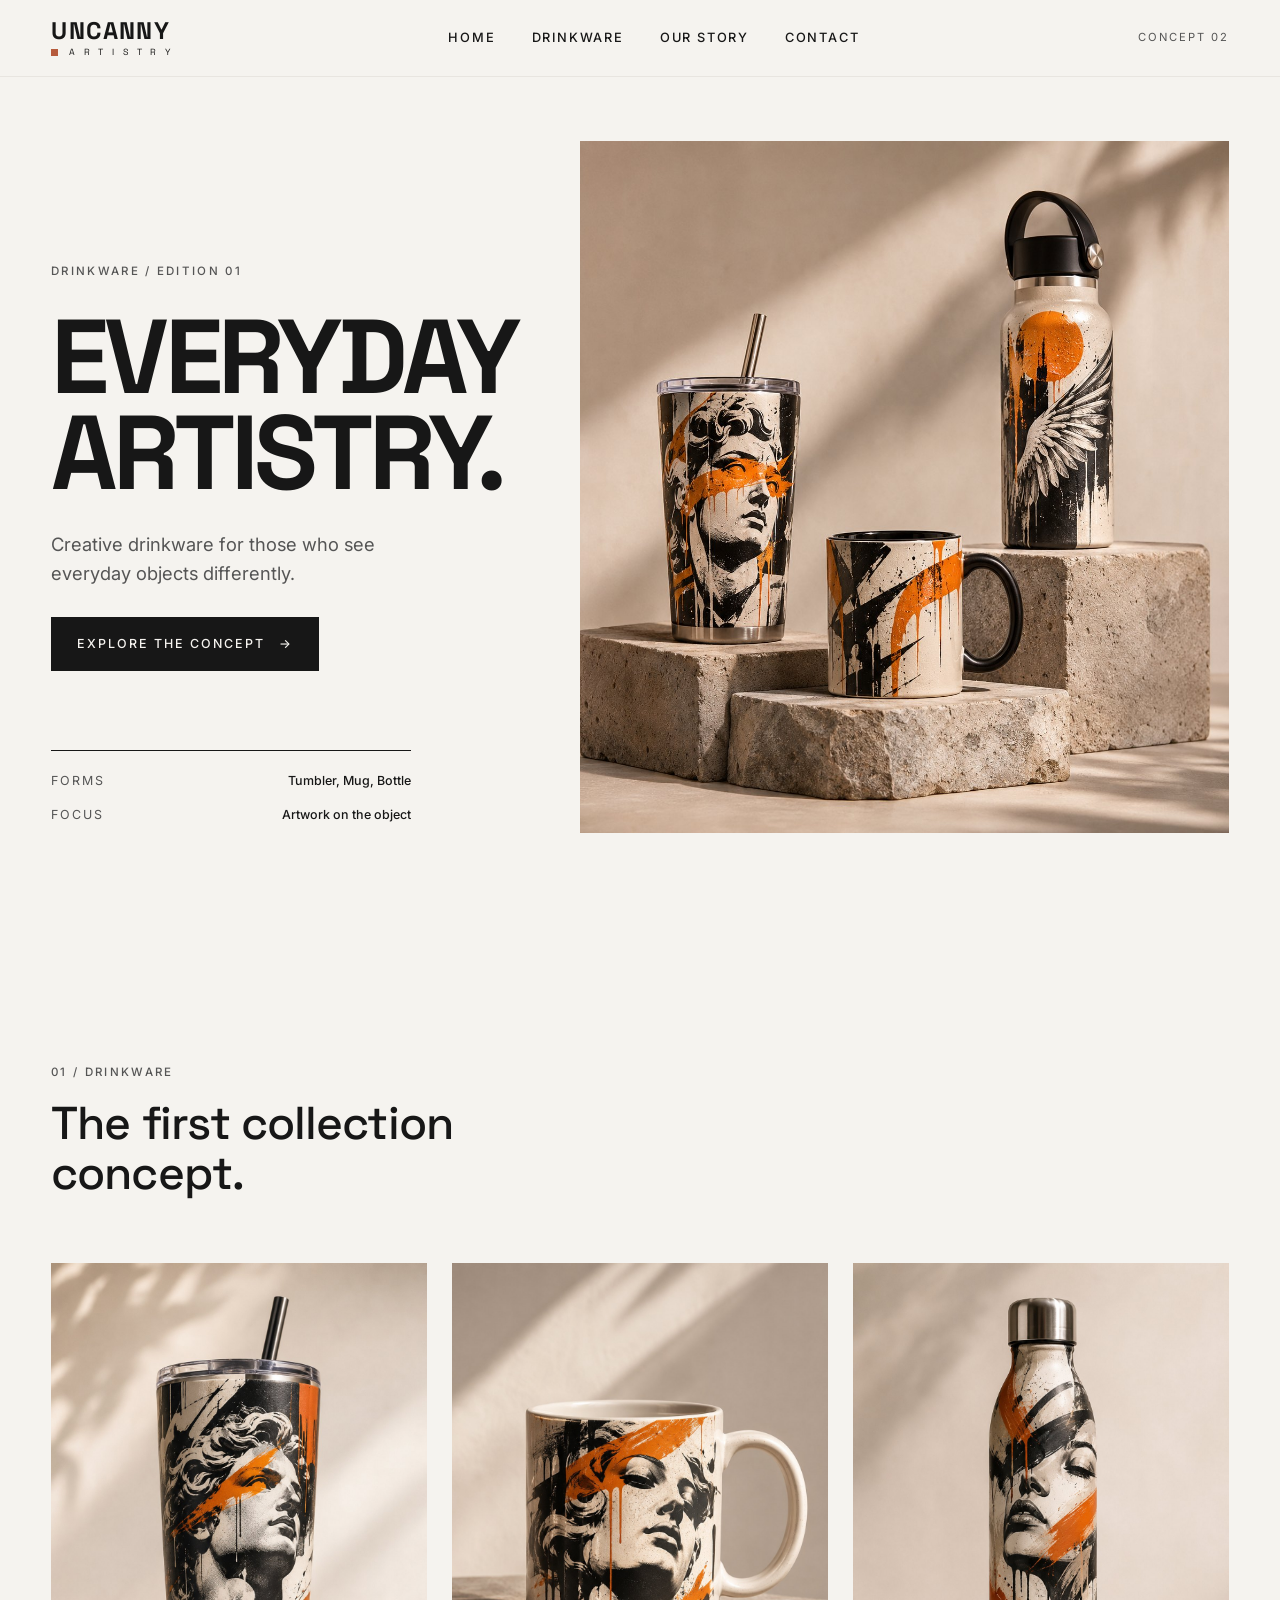
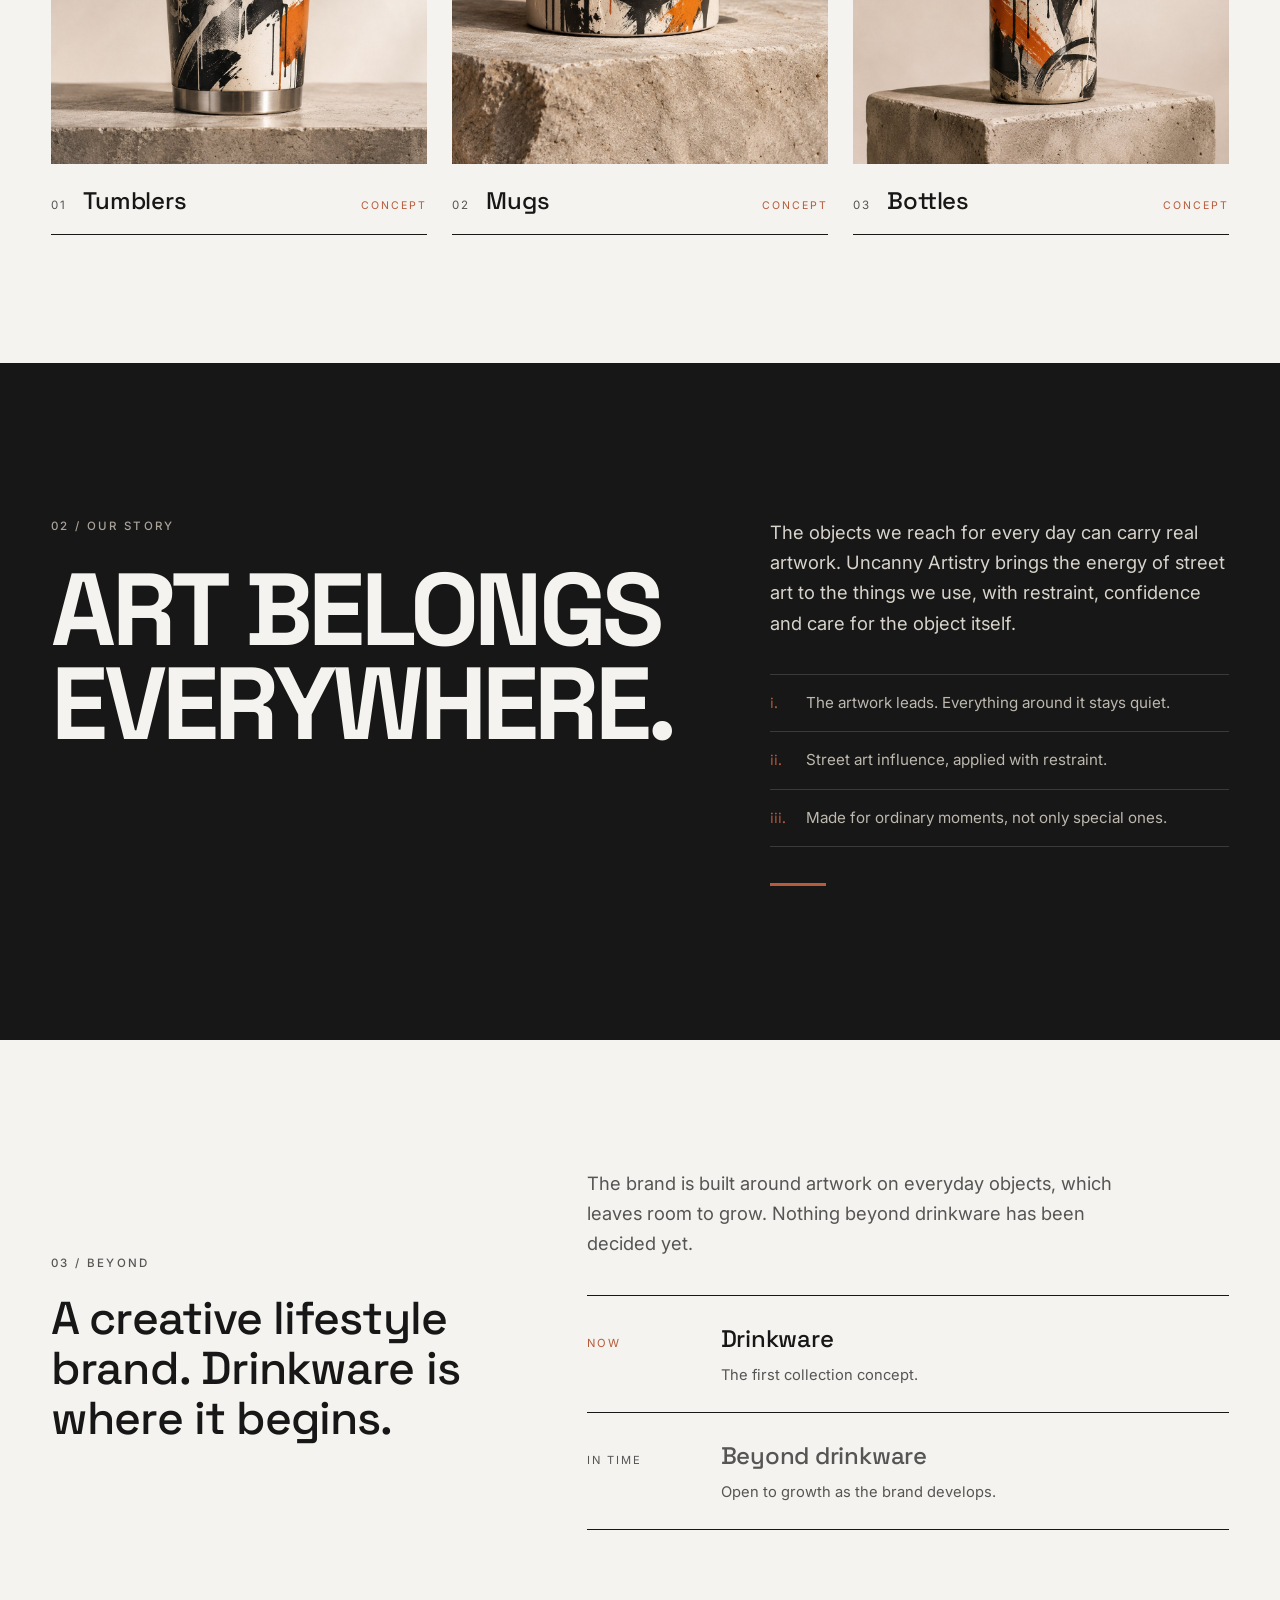
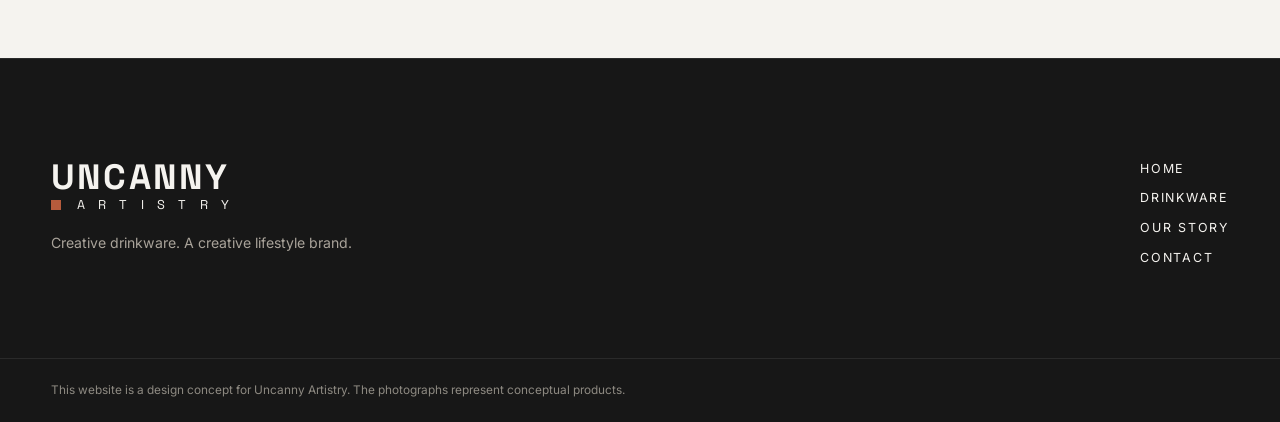
<file: index.html>
<!doctype html>
<html lang="en">
<head>
  <meta charset="utf-8">
  <meta name="viewport" content="width=device-width, initial-scale=1">
  <title>Uncanny Artistry | Everyday Artistry</title>
  <meta name="description" content="Uncanny Artistry is a creative lifestyle brand. Concept homepage for creative drinkware, where the artwork leads.">
  <meta name="theme-color" content="#F5F3EF">
  <link rel="icon" href="favicon.svg" type="image/svg+xml">
  <link rel="preconnect" href="https://fonts.googleapis.com">
  <link rel="preconnect" href="https://fonts.gstatic.com" crossorigin>
  <link href="https://fonts.googleapis.com/css2?family=Inter:wght@400;500;600&family=Space+Grotesk:wght@400;500;700&display=swap" rel="stylesheet">
  <link rel="stylesheet" href="styles.css">
</head>
<body>

<a class="skip" href="#main">Skip to content</a>

<header class="site-header" id="top">
  <div class="wrap header__inner">
    <a class="wordmark" href="#top" aria-label="Uncanny Artistry, home">
      <span class="wordmark__a">UNCANNY</span>
      <span class="wordmark__b" aria-hidden="true"><i></i><span>A</span><span>R</span><span>T</span><span>I</span><span>S</span><span>T</span><span>R</span><span>Y</span></span>
    </a>

    <nav class="nav" id="nav" aria-label="Primary">
      <a href="#top">Home</a>
      <a href="#drinkware">Drinkware</a>
      <a href="#story">Our Story</a>
      <a href="#contact">Contact</a>
    </nav>

    <span class="header__meta">Concept 02</span>

    <button class="menu-btn" id="menuBtn" aria-expanded="false" aria-controls="nav" aria-label="Open menu">
      <span></span><span></span>
    </button>
  </div>
</header>

<main id="main">

  <!-- HERO -->
  <section class="hero wrap">
    <div class="hero__copy">
      <p class="eyebrow reveal">Drinkware / Edition 01</p>
      <h1 class="hero__title reveal">Everyday<br>Artistry.</h1>
      <p class="hero__lead reveal">Creative drinkware for those who see everyday objects differently.</p>
      <a class="btn reveal" href="#drinkware">Explore the Concept <span aria-hidden="true">&rarr;</span></a>

      <dl class="hero__meta reveal">
        <div><dt>Forms</dt><dd>Tumbler, Mug, Bottle</dd></div>
        <div><dt>Focus</dt><dd>Artwork on the object</dd></div>
      </dl>
    </div>

    <figure class="hero__figure reveal">
      <div class="plate plate--hero">
        <img src="images/hero.jpg?v=2" alt="Tumbler, mug and bottle with street art inspired artwork on concrete blocks in soft studio light" width="1214" height="1295" fetchpriority="high" decoding="async">
      </div>
    </figure>
  </section>

  <!-- FEATURED DRINKWARE -->
  <section class="section wrap" id="drinkware">
    <div class="section__head">
      <p class="eyebrow">01 / Drinkware</p>
      <h2 class="h2 reveal">The first collection concept.</h2>
    </div>

    <div class="cards">
      <article class="card reveal">
        <div class="plate plate--card">
          <img src="images/tumbler.jpg?v=2" alt="Tumbler with street art inspired artwork on a concrete block" width="1086" height="1448" loading="lazy" decoding="async">
        </div>
        <div class="card__meta">
          <span class="card__no">01</span>
          <h3>Tumblers</h3>
          <span class="card__tag">Concept</span>
        </div>
      </article>

      <article class="card reveal">
        <div class="plate plate--card">
          <img src="images/mug.jpg?v=2" alt="Mug with street art inspired artwork on a concrete block" width="1122" height="1402" loading="lazy" decoding="async">
        </div>
        <div class="card__meta">
          <span class="card__no">02</span>
          <h3>Mugs</h3>
          <span class="card__tag">Concept</span>
        </div>
      </article>

      <article class="card reveal">
        <div class="plate plate--card">
          <img src="images/bottle.jpg?v=2" alt="Bottle with street art inspired artwork on a concrete block" width="1086" height="1448" loading="lazy" decoding="async">
        </div>
        <div class="card__meta">
          <span class="card__no">03</span>
          <h3>Bottles</h3>
          <span class="card__tag">Concept</span>
        </div>
      </article>
    </div>
  </section>

  <!-- PHILOSOPHY -->
  <section class="philosophy" id="story">
    <div class="wrap philosophy__grid">
      <div>
        <p class="eyebrow eyebrow--light">02 / Our Story</p>
        <h2 class="philosophy__title reveal">Art belongs<br>everywhere.</h2>
      </div>
      <div class="philosophy__body reveal">
        <p class="philosophy__lead">The objects we reach for every day can carry real artwork. Uncanny Artistry brings the energy of street art to the things we use, with restraint, confidence and care for the object itself.</p>
        <ul class="principles">
          <li><span>i.</span> The artwork leads. Everything around it stays quiet.</li>
          <li><span>ii.</span> Street art influence, applied with restraint.</li>
          <li><span>iii.</span> Made for ordinary moments, not only special ones.</li>
        </ul>
        <div class="philosophy__rule" aria-hidden="true"></div>
      </div>
    </div>
  </section>

  <!-- FUTURE EXPANSION -->
  <section class="section wrap future" id="future">
    <div class="future__text">
      <p class="eyebrow">03 / Beyond</p>
      <h2 class="h2 reveal">A creative lifestyle brand. Drinkware is where it begins.</h2>
    </div>
    <div class="future__body reveal">
      <p class="future__lead">The brand is built around artwork on everyday objects, which leaves room to grow. Nothing beyond drinkware has been decided yet.</p>
      <ul class="stages">
        <li>
          <span class="stages__tag">Now</span>
          <span class="stages__name">Drinkware</span>
          <span class="stages__note">The first collection concept.</span>
        </li>
        <li>
          <span class="stages__tag">In time</span>
          <span class="stages__name">Beyond drinkware</span>
          <span class="stages__note">Open to growth as the brand develops.</span>
        </li>
      </ul>
    </div>
  </section>
</main>

<footer class="footer" id="contact">
  <div class="wrap footer__grid">
    <div>
      <a class="wordmark wordmark--light" href="#top" aria-label="Uncanny Artistry, back to top">
        <span class="wordmark__a">UNCANNY</span>
        <span class="wordmark__b" aria-hidden="true"><i></i><span>A</span><span>R</span><span>T</span><span>I</span><span>S</span><span>T</span><span>R</span><span>Y</span></span>
      </a>
      <p class="footer__line">Creative drinkware. A creative lifestyle brand.</p>
    </div>
    <nav class="footer__nav" aria-label="Footer">
      <a href="#top">Home</a>
      <a href="#drinkware">Drinkware</a>
      <a href="#story">Our Story</a>
      <a href="#contact">Contact</a>
    </nav>
  </div>
  <div class="wrap footer__legal">
    <p>This website is a design concept for Uncanny Artistry. The photographs represent conceptual products.</p>
  </div>
</footer>

<script src="script.js"></script>
</body>
</html>
</file>
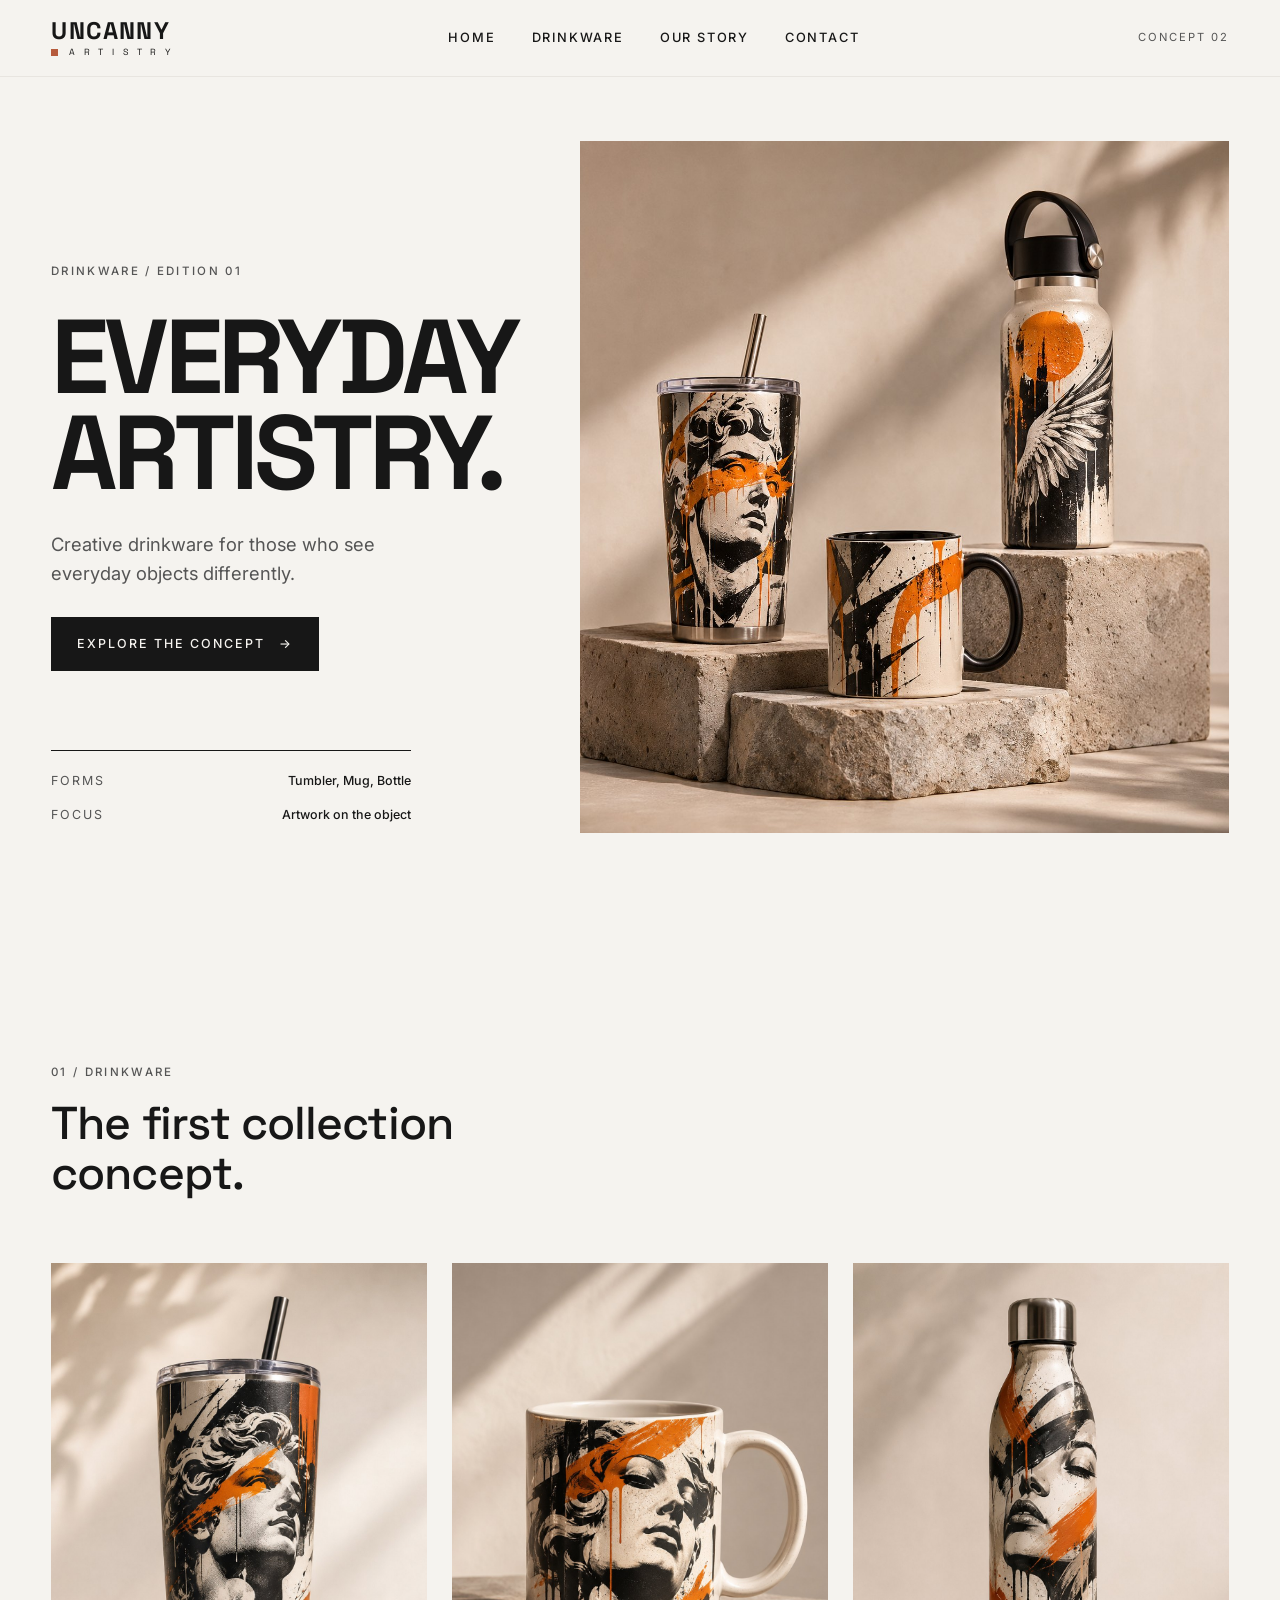
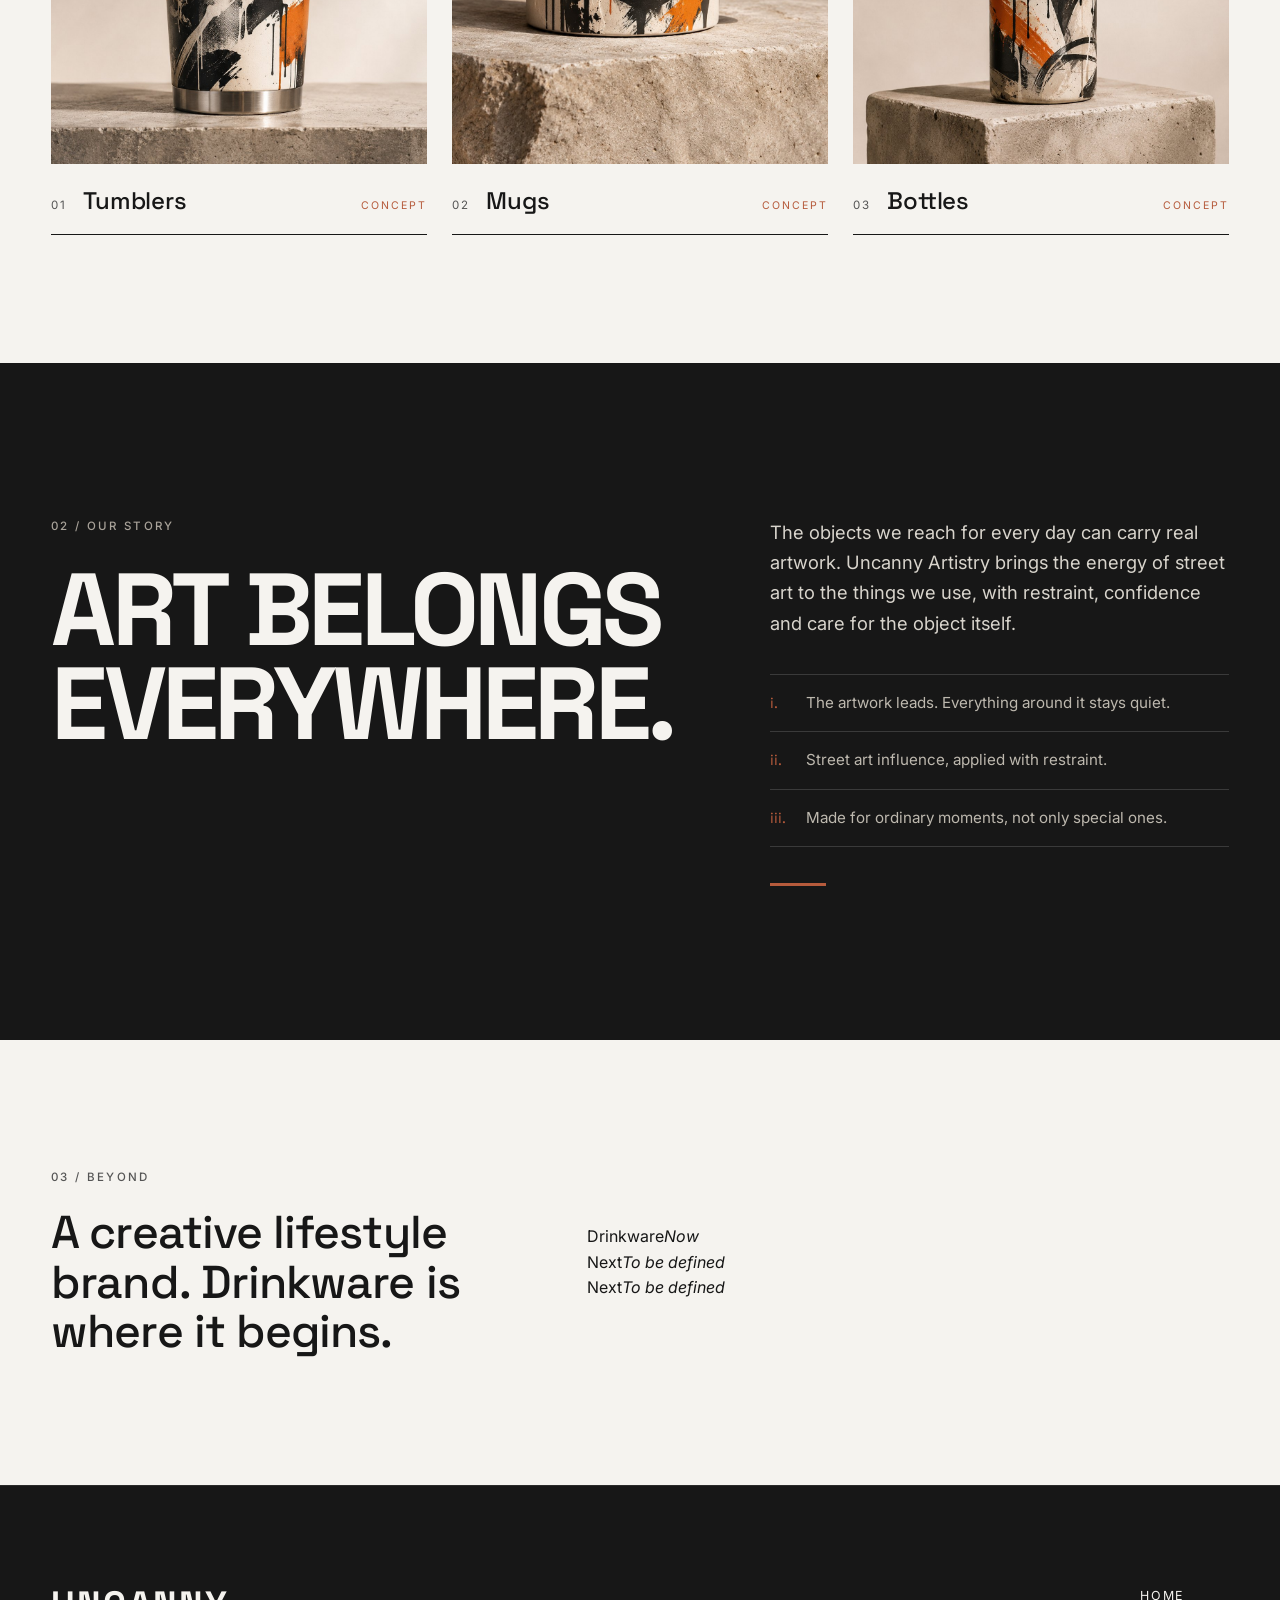
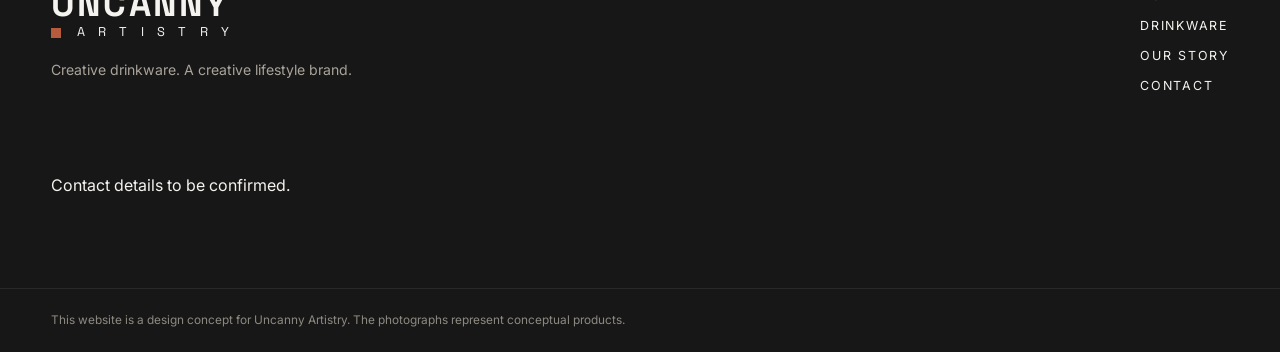
<file: index (1).html>
<!doctype html>
<html lang="en">
<head>
  <meta charset="utf-8">
  <meta name="viewport" content="width=device-width, initial-scale=1">
  <title>Uncanny Artistry | Everyday Artistry</title>
  <meta name="description" content="Uncanny Artistry is a creative lifestyle brand. Concept homepage for creative drinkware, where the artwork leads.">
  <meta name="theme-color" content="#F5F3EF">
  <link rel="icon" href="favicon.svg" type="image/svg+xml">
  <link rel="preconnect" href="https://fonts.googleapis.com">
  <link rel="preconnect" href="https://fonts.gstatic.com" crossorigin>
  <link href="https://fonts.googleapis.com/css2?family=Inter:wght@400;500;600&family=Space+Grotesk:wght@400;500;700&display=swap" rel="stylesheet">
  <link rel="stylesheet" href="styles.css">
</head>
<body>

<a class="skip" href="#main">Skip to content</a>

<header class="site-header" id="top">
  <div class="wrap header__inner">
    <a class="wordmark" href="#top" aria-label="Uncanny Artistry, home">
      <span class="wordmark__a">UNCANNY</span>
      <span class="wordmark__b" aria-hidden="true"><i></i><span>A</span><span>R</span><span>T</span><span>I</span><span>S</span><span>T</span><span>R</span><span>Y</span></span>
    </a>

    <nav class="nav" id="nav" aria-label="Primary">
      <a href="#top">Home</a>
      <a href="#drinkware">Drinkware</a>
      <a href="#story">Our Story</a>
      <a href="#contact">Contact</a>
    </nav>

    <span class="header__meta">Concept 02</span>

    <button class="menu-btn" id="menuBtn" aria-expanded="false" aria-controls="nav" aria-label="Open menu">
      <span></span><span></span>
    </button>
  </div>
</header>

<main id="main">

  <!-- HERO -->
  <section class="hero wrap">
    <div class="hero__copy">
      <p class="eyebrow reveal">Drinkware / Edition 01</p>
      <h1 class="hero__title reveal">Everyday<br>Artistry.</h1>
      <p class="hero__lead reveal">Creative drinkware for those who see everyday objects differently.</p>
      <a class="btn reveal" href="#drinkware">Explore the Concept <span aria-hidden="true">&rarr;</span></a>

      <dl class="hero__meta reveal">
        <div><dt>Forms</dt><dd>Tumbler, Mug, Bottle</dd></div>
        <div><dt>Focus</dt><dd>Artwork on the object</dd></div>
      </dl>
    </div>

    <figure class="hero__figure reveal">
      <div class="plate plate--hero">
        <img src="images/hero.jpg?v=2" alt="Tumbler, mug and bottle with street art inspired artwork on concrete blocks in soft studio light" width="1214" height="1295" fetchpriority="high" decoding="async">
      </div>
    </figure>
  </section>

  <!-- FEATURED DRINKWARE -->
  <section class="section wrap" id="drinkware">
    <div class="section__head">
      <p class="eyebrow">01 / Drinkware</p>
      <h2 class="h2 reveal">The first collection concept.</h2>
    </div>

    <div class="cards">
      <article class="card reveal">
        <div class="plate plate--card">
          <img src="images/tumbler.jpg?v=2" alt="Tumbler with street art inspired artwork on a concrete block" width="1086" height="1448" loading="lazy" decoding="async">
        </div>
        <div class="card__meta">
          <span class="card__no">01</span>
          <h3>Tumblers</h3>
          <span class="card__tag">Concept</span>
        </div>
      </article>

      <article class="card reveal">
        <div class="plate plate--card">
          <img src="images/mug.jpg?v=2" alt="Mug with street art inspired artwork on a concrete block" width="1122" height="1402" loading="lazy" decoding="async">
        </div>
        <div class="card__meta">
          <span class="card__no">02</span>
          <h3>Mugs</h3>
          <span class="card__tag">Concept</span>
        </div>
      </article>

      <article class="card reveal">
        <div class="plate plate--card">
          <img src="images/bottle.jpg?v=2" alt="Bottle with street art inspired artwork on a concrete block" width="1086" height="1448" loading="lazy" decoding="async">
        </div>
        <div class="card__meta">
          <span class="card__no">03</span>
          <h3>Bottles</h3>
          <span class="card__tag">Concept</span>
        </div>
      </article>
    </div>
  </section>

  <!-- PHILOSOPHY -->
  <section class="philosophy" id="story">
    <div class="wrap philosophy__grid">
      <div>
        <p class="eyebrow eyebrow--light">02 / Our Story</p>
        <h2 class="philosophy__title reveal">Art belongs<br>everywhere.</h2>
      </div>
      <div class="philosophy__body reveal">
        <p class="philosophy__lead">The objects we reach for every day can carry real artwork. Uncanny Artistry brings the energy of street art to the things we use, with restraint, confidence and care for the object itself.</p>
        <ul class="principles">
          <li><span>i.</span> The artwork leads. Everything around it stays quiet.</li>
          <li><span>ii.</span> Street art influence, applied with restraint.</li>
          <li><span>iii.</span> Made for ordinary moments, not only special ones.</li>
        </ul>
        <div class="philosophy__rule" aria-hidden="true"></div>
      </div>
    </div>
  </section>

  <!-- FUTURE EXPANSION -->
  <section class="section wrap future" id="future">
    <div class="future__text">
      <p class="eyebrow">03 / Beyond</p>
      <h2 class="h2 reveal">A creative lifestyle brand. Drinkware is where it begins.</h2>
    </div>
    <div class="future__frames reveal" aria-hidden="true">
      <div><span>Drinkware</span><em>Now</em></div>
      <div><span>Next</span><em>To be defined</em></div>
      <div><span>Next</span><em>To be defined</em></div>
    </div>
  </section>
</main>

<footer class="footer" id="contact">
  <div class="wrap footer__grid">
    <div>
      <a class="wordmark wordmark--light" href="#top" aria-label="Uncanny Artistry, back to top">
        <span class="wordmark__a">UNCANNY</span>
        <span class="wordmark__b" aria-hidden="true"><i></i><span>A</span><span>R</span><span>T</span><span>I</span><span>S</span><span>T</span><span>R</span><span>Y</span></span>
      </a>
      <p class="footer__line">Creative drinkware. A creative lifestyle brand.</p>
    </div>
    <nav class="footer__nav" aria-label="Footer">
      <a href="#top">Home</a>
      <a href="#drinkware">Drinkware</a>
      <a href="#story">Our Story</a>
      <a href="#contact">Contact</a>
    </nav>
    <p class="footer__contact">Contact details to be confirmed.</p>
  </div>
  <div class="wrap footer__legal">
    <p>This website is a design concept for Uncanny Artistry. The photographs represent conceptual products.</p>
  </div>
</footer>

<script src="script.js"></script>
</body>
</html>
</file>
<file: styles.css>
:root{
  --paper:#F5F3EF;
  --ink:#171717;
  --stone:#E8E5E0;
  --char:#555555;
  --rust:#B65B3C;
  --gutter:clamp(20px,4vw,56px);
  --max:1360px;
  --head:"Space Grotesk","Helvetica Neue",Arial,sans-serif;
  --body:"Inter","Helvetica Neue",Arial,sans-serif;
}
*{box-sizing:border-box;margin:0;padding:0}
html{scroll-behavior:smooth;scroll-padding-top:84px}
body{background:var(--paper);color:var(--ink);font-family:var(--body);font-size:16px;line-height:1.6;-webkit-font-smoothing:antialiased;text-rendering:optimizeLegibility}
img,svg{display:block;max-width:100%}
a{color:inherit;text-decoration:none}
ul{list-style:none}
:focus-visible{outline:2px solid var(--rust);outline-offset:3px}
.wrap{width:100%;max-width:var(--max);margin-inline:auto;padding-inline:var(--gutter)}
.skip{position:absolute;left:-999px;top:8px;background:var(--ink);color:var(--paper);padding:10px 14px;z-index:100}
.skip:focus{left:8px}

/* Header */
.site-header{position:sticky;top:0;z-index:50;background:rgba(245,243,239,.9);backdrop-filter:blur(10px);border-bottom:1px solid var(--stone)}
.header__inner{display:grid;grid-template-columns:auto 1fr auto;align-items:center;gap:32px;height:76px}
.nav{display:flex;gap:36px;justify-self:center}
.nav a{font-size:.8rem;letter-spacing:.14em;text-transform:uppercase;font-weight:500;position:relative;padding:6px 0}
.nav a::after{content:"";position:absolute;left:0;bottom:0;height:1px;width:100%;background:var(--ink);transform:scaleX(0);transform-origin:left;transition:transform .35s ease}
.nav a:hover::after{transform:scaleX(1)}
.header__meta{font-size:.7rem;letter-spacing:.18em;text-transform:uppercase;color:var(--char)}
.menu-btn{display:none;background:none;border:0;width:44px;height:44px;cursor:pointer;position:relative}
.menu-btn span{position:absolute;left:10px;right:10px;height:1.5px;background:var(--ink);transition:transform .3s,top .3s}
.menu-btn span:first-child{top:18px}
.menu-btn span:last-child{top:26px}
.menu-btn[aria-expanded="true"] span:first-child{top:22px;transform:rotate(45deg)}
.menu-btn[aria-expanded="true"] span:last-child{top:22px;transform:rotate(-45deg)}

/* Wordmark */
.wordmark{display:inline-flex;flex-direction:column;gap:5px;line-height:1;width:max-content}
.wordmark__a{font-family:var(--head);font-weight:700;font-size:1.5rem;letter-spacing:.06em}
.wordmark__b{display:flex;justify-content:space-between;align-items:center;font-family:var(--head);font-weight:400;font-size:.56rem;letter-spacing:0}
.wordmark__b i{display:block;width:7px;height:7px;background:var(--rust);margin-right:2px}
.wordmark--light{color:var(--paper)}
.wordmark--light .wordmark__a{font-size:2.2rem}
.wordmark--light .wordmark__b{font-size:.8rem}
.wordmark--light .wordmark__b i{width:10px;height:10px}

/* Shared */
.eyebrow{font-size:.72rem;letter-spacing:.2em;text-transform:uppercase;color:var(--char);font-weight:500}
.eyebrow--light{color:#a9a39a}
.h2{font-family:var(--head);font-weight:500;font-size:clamp(1.9rem,3.6vw,3.2rem);line-height:1.08;letter-spacing:-.02em;max-width:18ch}
.btn{display:inline-flex;align-items:center;gap:14px;background:var(--ink);color:var(--paper);padding:17px 26px;font-size:.78rem;letter-spacing:.16em;text-transform:uppercase;font-weight:500;transition:background .3s,gap .3s}
.btn:hover{background:var(--rust);gap:22px}
.section{padding-block:clamp(72px,10vw,150px)}
.section__head{display:grid;gap:18px;margin-bottom:clamp(36px,5vw,72px)}

/* Plates (image slots) */
.plate{position:relative;overflow:hidden;background:var(--stone)}
.plate img{width:100%;height:100%;object-fit:cover;object-position:center}
.plate--hero{aspect-ratio:1214/1295}
.plate--card{aspect-ratio:3/4}

/* Hero */
.hero{display:grid;grid-template-columns:4.6fr 7.4fr;gap:clamp(28px,5vw,80px);align-items:end;padding-top:clamp(36px,5vw,72px);padding-bottom:clamp(56px,8vw,110px)}
.hero__copy{display:flex;flex-direction:column;align-items:flex-start;gap:28px;padding-bottom:8px}
.hero__title{font-family:var(--head);font-weight:700;font-size:clamp(3.2rem,8.2vw,8rem);line-height:.92;letter-spacing:-.045em;text-transform:uppercase}
.hero__lead{max-width:30ch;font-size:1.15rem;color:var(--char)}
.hero__meta{display:grid;gap:14px;margin-top:clamp(20px,4vw,56px);padding-top:20px;border-top:1px solid var(--ink);width:100%;max-width:360px}
.hero__meta div{display:flex;justify-content:space-between;gap:16px;font-size:.78rem}
.hero__meta dt{letter-spacing:.16em;text-transform:uppercase;color:var(--char)}
.hero__meta dd{font-weight:500;text-align:right}

/* Cards */
.cards{display:grid;grid-template-columns:repeat(3,1fr);gap:clamp(14px,2vw,28px)}
.card .plate{transition:filter .5s}
.card .plate img{transition:transform .8s cubic-bezier(.2,.7,.2,1)}
.card:hover .plate img{transform:scale(1.035)}
.card__meta{display:grid;grid-template-columns:auto 1fr auto;align-items:baseline;gap:16px;padding-top:18px;border-bottom:1px solid var(--ink);padding-bottom:14px}
.card__no{font-size:.72rem;letter-spacing:.18em;color:var(--char)}
.card h3{font-family:var(--head);font-weight:500;font-size:1.5rem;letter-spacing:-.01em}
.card__tag{font-size:.66rem;letter-spacing:.18em;text-transform:uppercase;color:var(--rust)}

/* Philosophy */
.philosophy{background:var(--ink);color:var(--paper);padding-block:clamp(80px,12vw,180px)}
.philosophy__grid{display:grid;grid-template-columns:7fr 5fr;gap:clamp(32px,6vw,100px);align-items:start}
.philosophy__title{margin-top:28px;font-family:var(--head);font-weight:700;font-size:clamp(3rem,8vw,7.6rem);line-height:.92;letter-spacing:-.045em;text-transform:uppercase}
.philosophy__lead{font-size:1.15rem;line-height:1.65;color:#d8d4cc}
.principles{margin-top:36px;display:grid}
.principles li{display:grid;grid-template-columns:36px 1fr;padding:16px 0;border-top:1px solid #3a3a3a;font-size:.95rem;color:#bdb8ae}
.principles li:last-child{border-bottom:1px solid #3a3a3a}
.principles span{color:var(--rust);font-family:var(--head)}
.philosophy__rule{width:56px;height:3px;background:var(--rust);margin-top:36px}

/* Future */
.future>*{min-width:0}
.future{display:grid;grid-template-columns:5fr 7fr;gap:clamp(28px,6vw,100px);align-items:center}
.future__text{display:grid;gap:22px}
.future__body{display:grid;gap:36px}
.future__lead{font-size:1.15rem;line-height:1.65;color:var(--char);max-width:46ch}
.stages{display:grid;border-top:1px solid var(--ink)}
.stages li{display:grid;grid-template-columns:110px 1fr;gap:6px 24px;align-items:baseline;padding:24px 0;border-bottom:1px solid var(--ink)}
.stages__tag{font-size:.7rem;letter-spacing:.18em;text-transform:uppercase;color:var(--char)}
.stages li:first-child .stages__tag{color:var(--rust)}
.stages__name{font-family:var(--head);font-weight:500;font-size:1.5rem;letter-spacing:-.01em}
.stages li:last-child .stages__name{color:var(--char)}
.stages__note{grid-column:2;font-size:.92rem;color:var(--char)}

/* Footer */
.footer{background:var(--ink);color:var(--paper);padding-top:clamp(56px,8vw,100px);border-top:1px solid #2a2a2a}
.footer__grid{display:grid;grid-template-columns:1fr auto;gap:clamp(28px,6vw,100px);align-items:start}
.footer__line{margin-top:20px;font-size:.88rem;color:#a9a39a}
.footer__nav{display:grid;gap:10px;font-size:.78rem;letter-spacing:.14em;text-transform:uppercase}
.footer__nav a{transition:color .25s}
.footer__nav a:hover{color:var(--rust)}
.footer__legal{margin-top:clamp(48px,7vw,90px);padding-block:22px;border-top:1px solid #2a2a2a;font-size:.74rem;color:#8e8a82}

/* Reveal */
.reveal{opacity:0;transform:translateY(22px);transition:opacity .9s ease,transform .9s cubic-bezier(.2,.7,.2,1)}
.reveal.is-in{opacity:1;transform:none}
.no-js .reveal{opacity:1;transform:none}
@media (prefers-reduced-motion:reduce){
  html{scroll-behavior:auto}
  .reveal{opacity:1;transform:none;transition:none}
  .card .plate img{transition:none}
}

/* Tablet */
@media (max-width:1000px){
  .hero{grid-template-columns:1fr;align-items:start}
  .hero__copy{order:1}
  .hero__figure{order:2}
  .philosophy__grid,.future{grid-template-columns:1fr}
  .cards{grid-template-columns:repeat(3,1fr)}
}

/* Mobile */
@media (max-width:760px){
  .header__inner{grid-template-columns:1fr auto;height:68px}
  .header__meta{display:none}
  .menu-btn{display:block}
  .nav{position:fixed;inset:68px 0 auto 0;background:var(--paper);flex-direction:column;gap:0;padding:8px var(--gutter) 24px;border-bottom:1px solid var(--stone);transform:translateY(-120%);transition:transform .4s cubic-bezier(.2,.7,.2,1);justify-self:stretch;z-index:-1}
  .nav.is-open{transform:none}
  .nav a{padding:18px 0;font-size:.9rem;border-bottom:1px solid var(--stone)}
  .nav a::after{display:none}
  .cards{grid-template-columns:1fr;gap:36px}
  .plate--card{aspect-ratio:4/5}
  .card:nth-child(1) .plate img,.card:nth-child(3) .plate img{object-position:50% 10%}
  .footer__grid{grid-template-columns:1fr}
  .stages li{grid-template-columns:78px 1fr;gap:6px 16px;padding:20px 0}
  .stages__name{font-size:1.3rem}
  .hero__title{font-size:clamp(3rem,15vw,4.6rem)}
}
</file>
